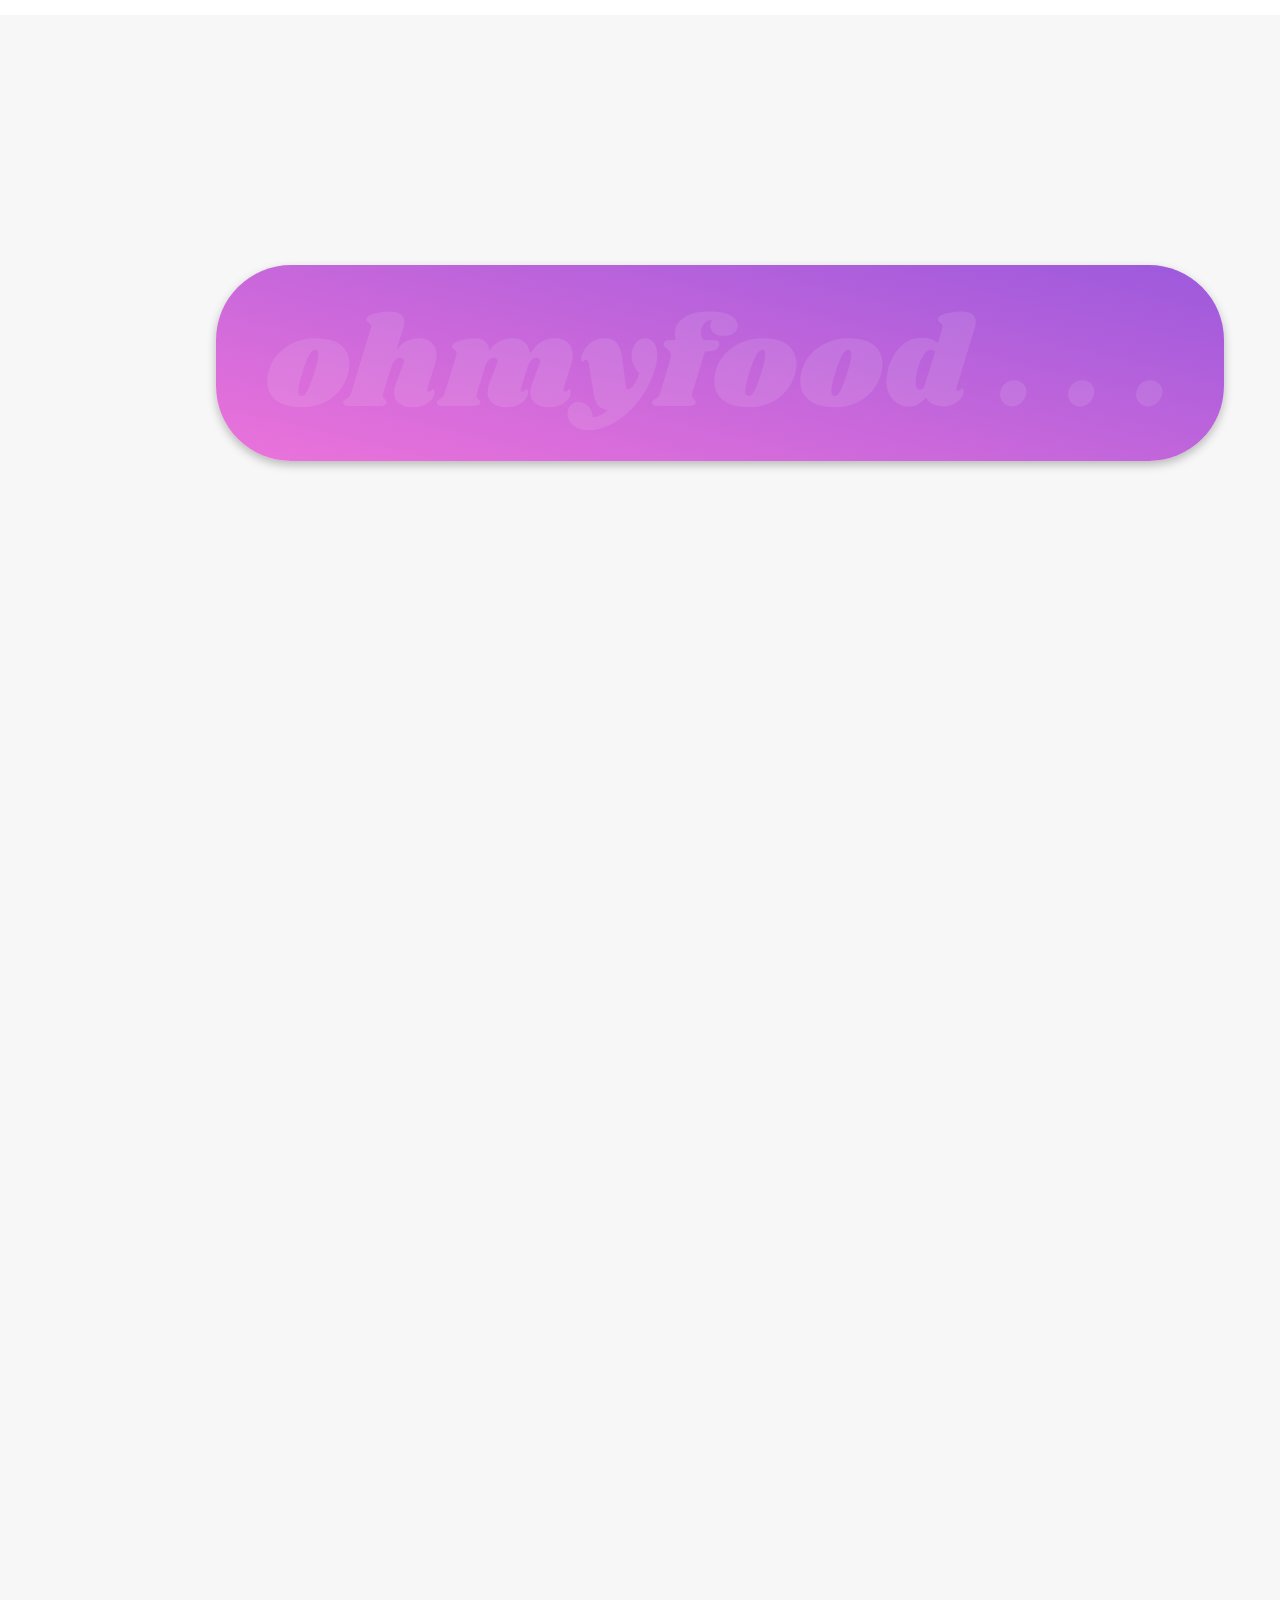
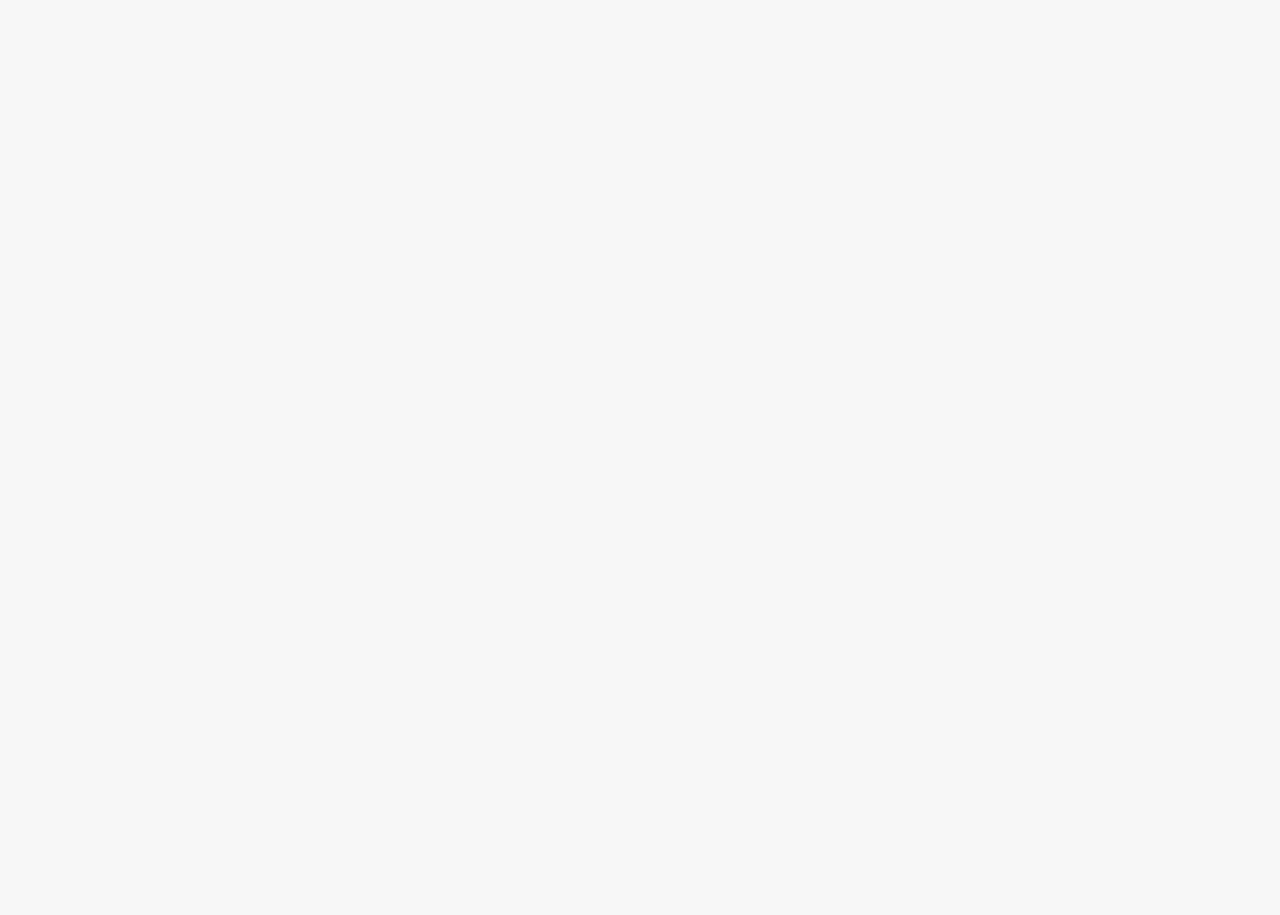
<file: index.html>
<!DOCTYPE html>
<html lang="fr">

<head>
    <meta charset="UTF-8">
    <meta name="viewport" content="width=device-width, initial-scale=1.0">
    <title>OhMyfood</title>
    <link rel="dns-prefetch" href="https://fonts.googleapis.com">
    <link rel="preconnect" href="https://fonts.gstatic.com" crossorigin>
    <link href="https://fonts.googleapis.com/css2?family=Roboto:wght@300;500;700&family=Shrikhand&display=swap"
        rel="stylesheet">
    <link rel="stylesheet" href="https://cdnjs.cloudflare.com/ajax/libs/font-awesome/6.2.1/css/all.min.css"
        integrity="sha512-MV7K8+y+gLIBoVD59lQIYicR65iaqukzvf/nwasF0nqhPay5w/9lJmVM2hMDcnK1OnMGCdVK+iQrJ7lzPJQd1w=="
        crossorigin="anonymous" referrerpolicy="no-referrer">
    <link rel="stylesheet" href="sass/styles.css">
</head>

<body>

    <div class="main-container">
        <div class="loader">
            <div class=load>
                <div class="load__logo">ohmyfood . . . </div>
            </div>
        </div>
        <header class="header">
            <div class="header__logo">
                <div class="title__logo"><img src="assets/images/logo/ohmyfood@2x.svg" alt="logo du site"></div>
            </div>
            <div class="header__location">
                <i class="fa-solid fa-location-dot"></i>
                <p>Paris, Belleville</p>
            </div>
        </header>
        <div class="main">
            <section class="explore">
                <h2 class="explore__title">Réservez le menu qui vous convient</h2>
                <p class="explore__subtitle">Découvrez des restaurants d'exception, sélectionnés par nos soins.</p>
                <button class="btn-rounded">Explorer nos restaurants</button>
            </section>
            <section class="operation">
                <div class="operation__bloc">
                    <h2 class="operation__title">Fonctionnement</h2>
                    <div class="cards__operation">
                        <div class="card__box">
                            <p class="number">1</p><button class="card__operation"><i
                                    class="fa-solid fa-mobile-screen-button"></i>Choisissez un restaurant</button>
                        </div>
                        <div class="card__box">
                            <p class="number">2</p><button class="card__operation"><i
                                    class="fa-solid fa-list-ul"></i>Composer
                                votre menu</button>
                        </div>
                        <div class="card__box">
                            <p class="number">3</p><button class="card__operation"><i
                                    class="fa-solid fa-store"></i>Dégustez
                                au
                                restaurant</button>
                        </div>
                    </div>
                </div>
            </section>
            <section class="restau">
                <h2 class="restau__title">Restaurants</h2>
                <div class="restau__cards">
                    <div class="restau__card">
                        <a href="restaurants/page1.html" rel="page 1 restaurant">
                            <div class="card__img-badge">
                                <div class="badge">Nouveau</div>
                                <img class="card__img"
                                    src="assets/images/restaurants/jay-wennington-N_Y88TWmGwA-unsplash.jpg"
                                    alt="photo d'une assiette">
                            </div>
                            <div class="card-text">
                                <div class="text">
                                    <h3>La palette du goût</h3>
                                    <p>Ménilmontant</p>
                                </div>
                                <i class="fa-regular fa-heart"></i>
                            </div>
                        </a>
                    </div>
                    <div class="restau__card">
                        <a href="restaurants/page2.html" rel="page 2 restaurant">
                            <div class="card__img-badge">
                                <div class="badge">Nouveau</div>
                                <img class="card__img" src="assets/images/restaurants/stil-u2Lp8tXIcjw-unsplash.jpg"
                                    alt="photo d'une assiette">
                            </div>
                            <div class="card-text">
                                <div class="text">
                                    <h3>La note enchantée</h3>
                                    <p>Charonne</p>
                                </div>
                                <i class="fa-regular fa-heart"></i>
                            </div>
                        </a>
                    </div>
                    <div class="restau__card">
                        <a href="restaurants/page3.html" rel="page 3 restaurant">
                            <div class="card__img-badge">
                                <img class="card__img"
                                    src="assets/images/restaurants/toa-heftiba-DQKerTsQwi0-unsplash.jpg"
                                    alt="photo d'une assiette">
                            </div>
                            <div class="card-text">
                                <div class="text">
                                    <h3>A la française</h3>
                                    <p>Cité Rouge</p>
                                </div>
                                <i class="fa-regular fa-heart"></i>
                            </div>
                        </a>
                    </div>
                    <div class="restau__card">
                        <a href="restaurants/page4.html" rel="page 4 restaurant">
                            <div class="card__img-badge">
                                <img class="card__img"
                                    src="assets/images/restaurants/louis-hansel-shotsoflouis-qNBGVyOCY8Q-unsplash.jpg"
                                    alt="photo d'une assiette">
                            </div>
                            <div class="card-text">
                                <div class="text">
                                    <h3>Le délice des sens</h3>
                                    <p>Folie-Méricourt</p>
                                </div>
                                <i class="fa-regular fa-heart"></i>
                            </div>
                        </a>
                    </div>
                </div>
            </section>
        </div>
        <footer class="footer">
            <div class="footer__info">
                <h2 class="footer__logo">ohmyfood</h2>
                <div class="footer__info__text">
                    <div class="info__text-logo">
                        <p><i class="fa-solid fa-utensils fa-sm"></i>
                            <a class="footer__link" href="#" target="_blank">Proposer un restaurant</a>
                        </p>
                        <p>
                            <i class="fa-solid fa-handshake-angle fa-sm"></i>
                            <a class="footer__link " href="#" target="_blank">Devenir partenaire</a>
                        </p>
                    </div>
                    <div class="info__text-nologo">
                        <p><a class="footer__link" href="#" target="_blank">Mentions
                                légales</a></p>
                        <p><a class="footer__link" href="mailto:hello.elo@monmail.com" target="_blank">Contact</a></p>
                    </div>
                </div>
            </div>
        </footer>
    </div>
</body>

</html>
</file>
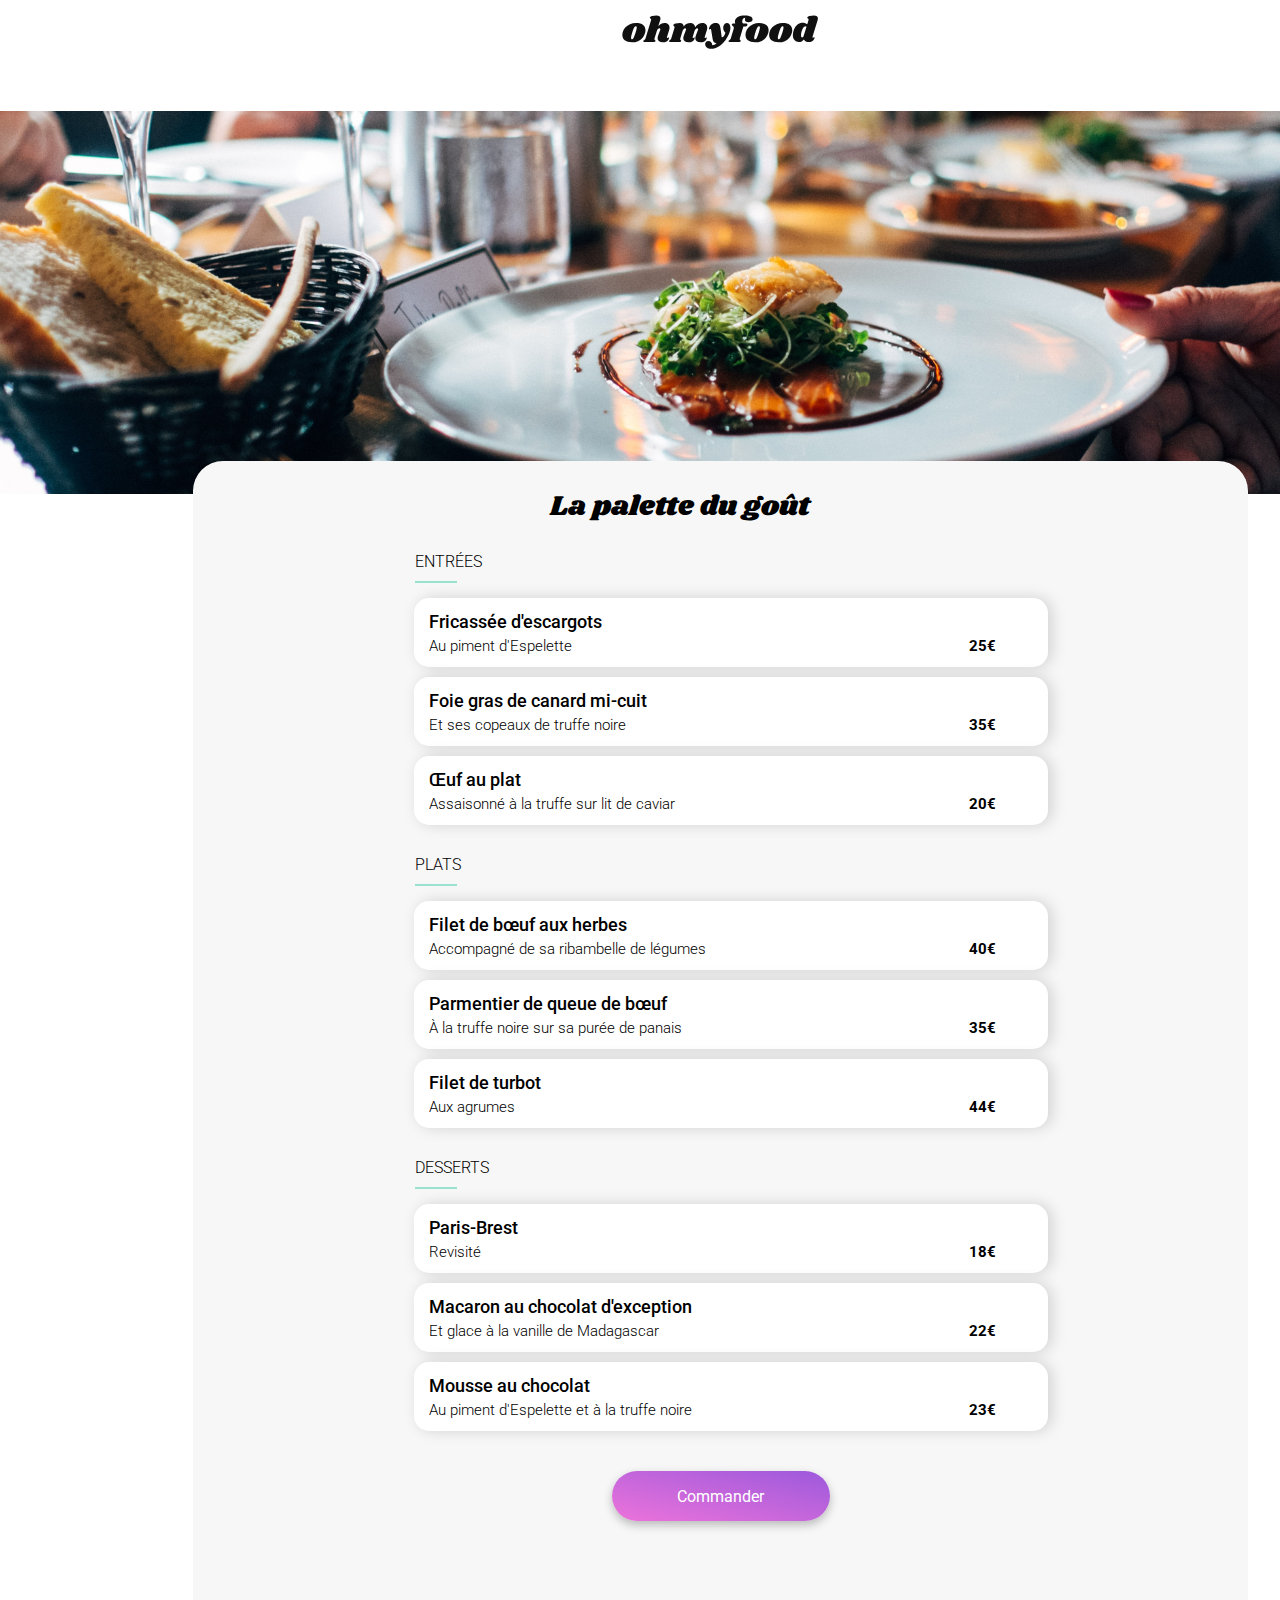
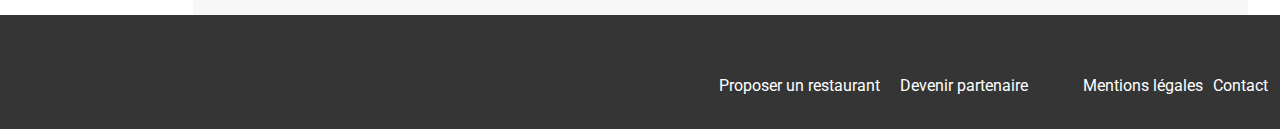
<file: restaurants/page1.html>
<!DOCTYPE html>
<html lang="fr">

<head>
    <meta charset="UTF-8">
    <meta name="viewport" content="width=device-width, initial-scale=1.0">
    <title>OhMyfood</title>
    <link rel="dns-prefetch" href="https://fonts.googleapis.com">
    <link rel="preconnect" href="https://fonts.gstatic.com" crossorigin>
    <link href="https://fonts.googleapis.com/css2?family=Roboto:wght@300;500;700&family=Shrikhand&display=swap"
        rel="stylesheet">
    <link rel="stylesheet" href="https://cdnjs.cloudflare.com/ajax/libs/font-awesome/6.2.1/css/all.min.css"
        integrity="sha512-MV7K8+y+gLIBoVD59lQIYicR65iaqukzvf/nwasF0nqhPay5w/9lJmVM2hMDcnK1OnMGCdVK+iQrJ7lzPJQd1w=="
        crossorigin="anonymous" referrerpolicy="no-referrer">
    <link rel="stylesheet" href="../sass/styles.css">
</head>

<body>
    <div class="main-container page__restaurant">
        <header class="header">
            <div class="go-back"><a href="../index.html"><i class="fa-solid fa-arrow-left"></i></a></div>
            <div class="header__logo">
                <div class="title__logo"><img src="../assets/images/logo/ohmyfood@2x.svg" alt="logo du site"></div>
            </div>
        </header>
        <div class="main">
            <div>
                <img class="img-restau" src="../assets/images/restaurants/jay-wennington-N_Y88TWmGwA-unsplash.jpg"
                    alt="photo d'une assiette">
            </div>
            <section class="menu">
                <div class="menu__header">
                    <h2 class="menu__title">La palette du goût</h2>
                    <i class="fa-regular fa-heart"></i>
                </div>

                <div class="menu__bloc">
                    <h3 class="menu__subtitle">Entrées</h3>
                    <div class="blue-line"></div>
                    <div class="menu__card">
                        <div class="menu__text">
                            <div class="dish">
                                <p class="dish__name">Fricassée d'escargots</p>
                                <p class="dish__description">Au piment d'Espelette</p>
                            </div>
                            <div class="dish__price">25€</div>
                        </div>
                        <div class="clic-zone"><i class="fa-regular fa-circle-check"></i></div>
                    </div>

                    <div class="menu__card">
                        <div class="menu__text">
                            <div class="dish">
                                <p class="dish__name">Foie gras de canard mi-cuit</p>
                                <p class="dish__description">Et ses copeaux de truffe noire</p>
                            </div>
                            <div class="dish__price">35€</div>
                        </div>

                        <div class="clic-zone"><i class="fa-regular fa-circle-check"></i></div>
                    </div>
                    <div class="menu__card">
                        <div class="menu__text">
                            <div class="dish">
                                <p class="dish__name">Œuf au plat</p>
                                <p class="dish__description">Assaisonné à la truffe sur lit de caviar</p>
                            </div>
                            <div class="dish__price">20€</div>
                        </div>
                        <div class="clic-zone"><i class="fa-regular fa-circle-check"></i></div>
                    </div>
                </div>
                <div class="menu__bloc menu__bloc--2">
                    <h3 class="menu__subtitle">Plats</h3>
                    <div class="blue-line"></div>
                    <div class="menu__card">
                        <div class="menu__text">
                            <div class="dish">
                                <p class="dish__name">Filet de bœuf aux herbes</p>
                                <p class="dish__description">Accompagné de sa ribambelle de légumes</p>
                            </div>
                            <div class="dish__price">40€</div>
                        </div>
                        <div class="clic-zone"><i class="fa-regular fa-circle-check"></i></div>
                    </div>
                    <div class="menu__card">
                        <div class="menu__text">
                            <div class="dish">
                                <p class="dish__name">Parmentier de queue de bœuf</p>
                                <p class="dish__description">À la truffe noire sur sa purée de panais</p>
                            </div>
                            <div class="dish__price">35€</div>
                        </div>
                        <div class="clic-zone"><i class="fa-regular fa-circle-check"></i></div>
                    </div>
                    <div class="menu__card">
                        <div class="menu__text">
                            <div class="dish">
                                <p class="dish__name">Filet de turbot</p>
                                <p class="dish__description">Aux agrumes</p>
                            </div>
                            <div class="dish__price">44€</div>
                        </div>
                        <div class="clic-zone"><i class="fa-regular fa-circle-check"></i></div>
                    </div>
                </div>
                <div class="menu__bloc menu__bloc--3">
                    <h3 class="menu__subtitle">Desserts</h3>
                    <div class="blue-line"></div>
                    <div class="menu__card">
                        <div class="menu__text">
                            <div class="dish">
                                <p class="dish__name">Paris-Brest</p>
                                <p class="dish__description">Revisité</p>
                            </div>
                            <div class="dish__price">18€</div>
                        </div>
                        <div class="clic-zone"><i class="fa-regular fa-circle-check"></i></div>
                    </div>
                    <div class="menu__card">
                        <div class="menu__text">
                            <div class="dish">
                                <p class="dish__name">Macaron au chocolat d'exception </p>
                                <p class="dish__description">Et glace à la vanille de Madagascar</p>
                            </div>
                            <div class="dish__price">22€</div>
                        </div>
                        <div class="clic-zone"><i class="fa-regular fa-circle-check"></i></div>
                    </div>
                    <div class="menu__card">
                        <div class="menu__text">
                            <div class="dish">
                                <p class="dish__name">Mousse au chocolat</p>
                                <p class="dish__description">Au piment d'Espelette et à la truffe noire</p>
                            </div>
                            <div class="dish__price">23€</div>
                        </div>
                        <div class="clic-zone"><i class="fa-regular fa-circle-check"></i></div>
                    </div>
                </div>
                <button class="btn-rounded">Commander</button>
            </section>
        </div>

    </div>
    <footer class="footer">
        <div class="footer__info">
            <h2 class="footer__logo">ohmyfood</h2>
            <div class="footer__info__text">
                <div class="info__text-logo">
                    <p><i class="fa-solid fa-utensils fa-sm"></i>
                        <a class="footer__link" href="#" target="_blank">Proposer un restaurant</a>
                    </p>
                    <p>
                        <i class="fa-solid fa-handshake-angle fa-sm"></i>
                        <a class="footer__link " href="#" target="_blank">Devenir partenaire</a>
                    </p>
                </div>
                <div class="info__text-nologo"><p><a class="footer__link" href="#" target="_blank">Mentions
                        légales</a></p>
                    <p><a class="footer__link" href="mailto:hello.elo@monmail.com" target="_blank">Contact</a></p>
                </div>
            </div>
        </div>
    </footer>
</body>

</html>
</file>
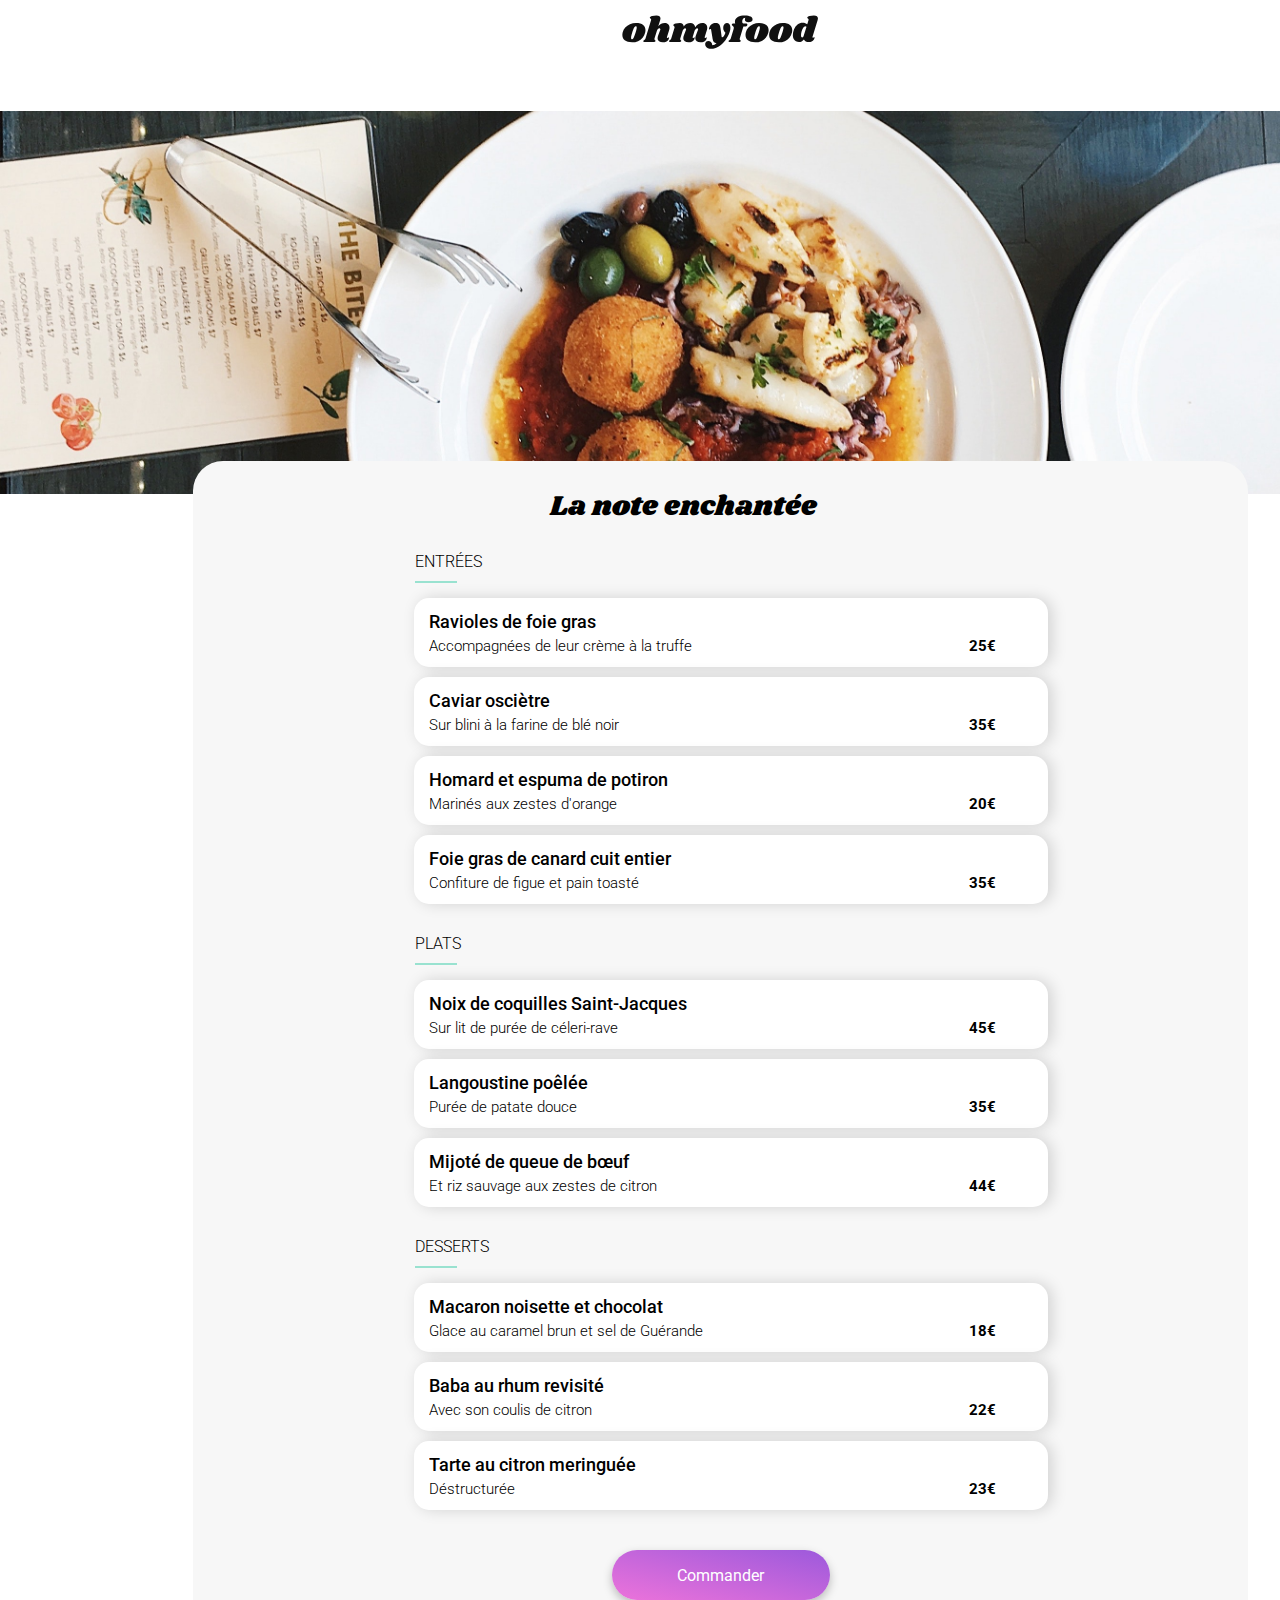
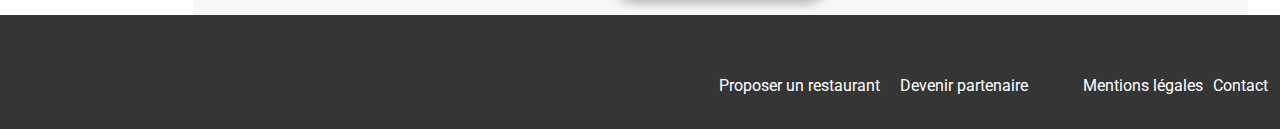
<file: restaurants/page2.html>
<!DOCTYPE html>
<html lang="fr">

<head>
    <meta charset="UTF-8">
    <meta name="viewport" content="width=device-width, initial-scale=1.0">
    <title>OhMyfood</title>
    <link rel="dns-prefetch" href="https://fonts.googleapis.com">
    <link rel="preconnect" href="https://fonts.gstatic.com" crossorigin>
    <link href="https://fonts.googleapis.com/css2?family=Roboto:wght@300;500;700&family=Shrikhand&display=swap"
        rel="stylesheet">
    <link rel="stylesheet" href="https://cdnjs.cloudflare.com/ajax/libs/font-awesome/6.2.1/css/all.min.css"
        integrity="sha512-MV7K8+y+gLIBoVD59lQIYicR65iaqukzvf/nwasF0nqhPay5w/9lJmVM2hMDcnK1OnMGCdVK+iQrJ7lzPJQd1w=="
        crossorigin="anonymous" referrerpolicy="no-referrer">
    <link rel="stylesheet" href="../sass/styles.css">
</head>

<body>
    <div class="main-container page__restaurant">
        <header class="header">
            <div class="go-back"><a href="../index.html"><i class="fa-solid fa-arrow-left"></i></a></div>
            <div class="header__logo">
                <div class="title__logo"><img src="../assets/images/logo/ohmyfood@2x.svg" alt="logo du site"></div>
            </div>
        </header>
        <div class="main">
            <div>
                <img class="img-restau" src="../assets/images/restaurants/stil-u2Lp8tXIcjw-unsplash.jpg"
                    alt="photo d'une assiette">
            </div>
            <section class="menu">
                <div class="menu__header">
                    <h2 class="menu__title">La note enchantée</h2>
                    <i class="fa-regular fa-heart"></i>
                </div>

                <div class="menu__bloc">
                    <h3 class="menu__subtitle">Entrées</h3>
                    <div class="blue-line"></div>
                    <div class="menu__card">
                        <div class="menu__text">
                            <div class="dish">
                                <p class="dish__name">Ravioles de foie gras</p>
                                <p class="dish__description">Accompagnées de leur crème à la truffe</p>
                            </div>
                            <div class="dish__price">25€</div>
                        </div>
                        <div class="clic-zone"><i class="fa-regular fa-circle-check"></i></div>
                    </div>
                    <div class="menu__card">
                        <div class="menu__text">
                            <div class="dish">
                                <p class="dish__name">Caviar osciètre</p>
                                <p class="dish__description">Sur blini à la farine de blé noir</p>
                            </div>
                            <div class="dish__price">35€</div>
                        </div>
                        <div class="clic-zone"><i class="fa-regular fa-circle-check"></i></div>
                    </div>
                    <div class="menu__card">
                        <div class="menu__text">
                            <div class="dish">
                                <p class="dish__name">Homard et espuma de potiron</p>
                                <p class="dish__description">Marinés aux zestes d'orange
                                </p>
                            </div>
                            <div class="dish__price">20€</div>
                        </div>
                        <div class="clic-zone"><i class="fa-regular fa-circle-check"></i></div>
                    </div>
                    <div class="menu__card">
                        <div class="menu__text">
                            <div class="dish">
                                <p class="dish__name">Foie gras de canard cuit entier</p>
                                <p class="dish__description">Confiture de figue et pain toasté</p>
                            </div>
                            <div class="dish__price">35€</div>
                        </div>
                        <div class="clic-zone"><i class="fa-regular fa-circle-check"></i></div>
                    </div>
                </div>
                <div class="menu__bloc menu__bloc--2">
                    <h3 class="menu__subtitle">Plats</h3>
                    <div class="blue-line"></div>
                    <div class="menu__card">
                        <div class="menu__text">
                            <div class="dish">
                                <p class="dish__name">Noix de coquilles Saint-Jacques</p>
                                <p class="dish__description">Sur lit de purée de céleri-rave</p>
                            </div>
                            <div class="dish__price">45€</div>
                        </div>
                        <div class="clic-zone"><i class="fa-regular fa-circle-check"></i></div>
                    </div>
                    <div class="menu__card">
                        <div class="menu__text">
                            <div class="dish">
                                <p class="dish__name">Langoustine poêlée</p>
                                <p class="dish__description">Purée de patate douce</p>
                            </div>
                            <div class="dish__price">35€</div>
                        </div>
                        <div class="clic-zone"><i class="fa-regular fa-circle-check"></i></div>
                    </div>
                    <div class="menu__card">
                        <div class="menu__text">
                            <div class="dish">
                                <p class="dish__name">Mijoté de queue de bœuf</p>
                                <p class="dish__description">Et riz sauvage aux zestes de citron</p>
                            </div>
                            <div class="dish__price">44€</div>
                        </div>
                        <div class="clic-zone"><i class="fa-regular fa-circle-check"></i></div>
                    </div>

                </div>

                <div class="menu__bloc menu__bloc--3">
                    <h3 class="menu__subtitle">Desserts</h3>
                    <div class="blue-line"></div>

                    <div class="menu__card">
                        <div class="menu__text">
                            <div class="dish">
                                <p class="dish__name">Macaron noisette et chocolat</p>
                                <p class="dish__description">Glace au caramel brun et sel de Guérande</p>
                            </div>
                            <div class="dish__price">18€</div>
                        </div>
                        <div class="clic-zone"><i class="fa-regular fa-circle-check"></i></div>
                    </div>

                    <div class="menu__card">
                        <div class="menu__text">
                            <div class="dish">
                                <p class="dish__name">Baba au rhum revisité</p>
                                <p class="dish__description">Avec son coulis de citron</p>
                            </div>
                            <div class="dish__price">22€</div>
                        </div>
                        <div class="clic-zone"><i class="fa-regular fa-circle-check"></i></div>
                    </div>
                    <div class="menu__card">
                        <div class="menu__text">
                            <div class="dish">
                                <p class="dish__name">Tarte au citron meringuée</p>
                                <p class="dish__description">Déstructurée</p>
                            </div>
                            <div class="dish__price">23€</div>
                        </div>
                        <div class="clic-zone"><i class="fa-regular fa-circle-check"></i></div>
                    </div>
                </div>
                <button class="btn-rounded">Commander</button>
            </section>
        </div>

    </div>
    <footer class="footer">
        <div class="footer__info">
            <h2 class="footer__logo">ohmyfood</h2>
            <div class="footer__info__text">
                <div class="info__text-logo">
                    <p><i class="fa-solid fa-utensils fa-sm"></i>
                        <a class="footer__link" href="#" target="_blank">Proposer un restaurant</a>
                    </p>
                    <p>
                        <i class="fa-solid fa-handshake-angle fa-sm"></i>
                        <a class="footer__link " href="#" target="_blank">Devenir partenaire</a>
                    </p>
                </div>
                <div class="info__text-nologo">
                    <p><a class="footer__link" href="#" target="_blank">Mentions
                            légales</a></p>
                    <p><a class="footer__link" href="mailto:hello.elo@monmail.com" target="_blank">Contact</a></p>
                </div>
            </div>
        </div>
    </footer>
</body>

</html>
</file>
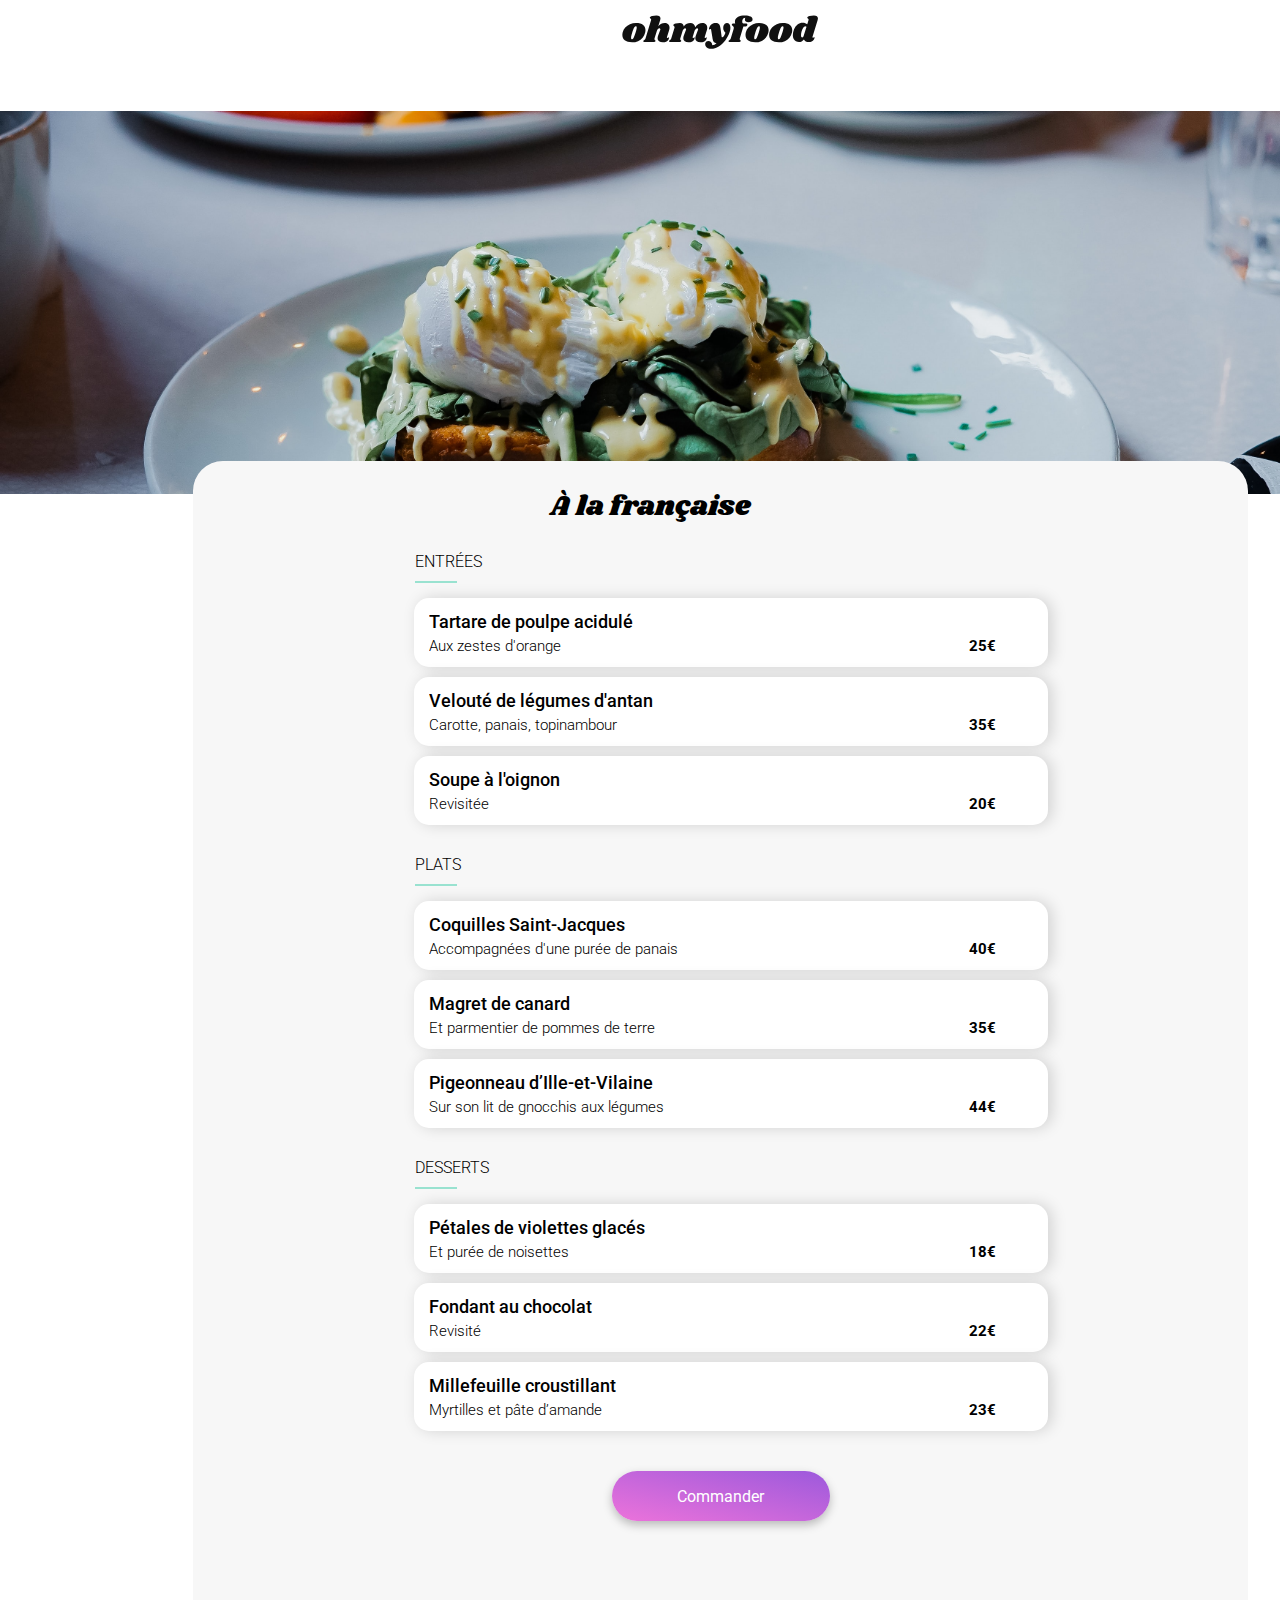
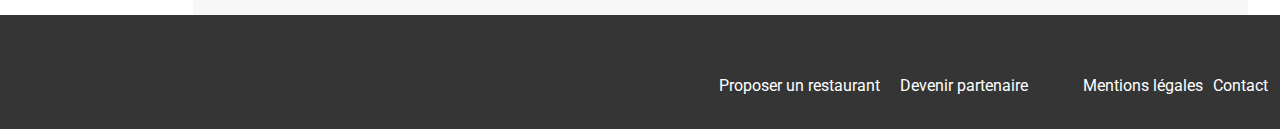
<file: restaurants/page3.html>
<!DOCTYPE html>
<html lang="fr">

<head>
    <meta charset="UTF-8">
    <meta name="viewport" content="width=device-width, initial-scale=1.0">
    <title>OhMyfood</title>
    <link rel="dns-prefetch" href="https://fonts.googleapis.com">
    <link rel="preconnect" href="https://fonts.gstatic.com" crossorigin>
    <link href="https://fonts.googleapis.com/css2?family=Roboto:wght@300;500;700&family=Shrikhand&display=swap"
        rel="stylesheet">
    <link rel="stylesheet" href="https://cdnjs.cloudflare.com/ajax/libs/font-awesome/6.2.1/css/all.min.css"
        integrity="sha512-MV7K8+y+gLIBoVD59lQIYicR65iaqukzvf/nwasF0nqhPay5w/9lJmVM2hMDcnK1OnMGCdVK+iQrJ7lzPJQd1w=="
        crossorigin="anonymous" referrerpolicy="no-referrer">
    <link rel="stylesheet" href="../sass/styles.css">
</head>

<body>
    <div class="main-container page__restaurant">
        <header class="header">
            <div class="go-back"><a href="../index.html"><i class="fa-solid fa-arrow-left"></i></a></div>
            <div class="header__logo">
                <div class="title__logo"><img src="../assets/images/logo/ohmyfood@2x.svg" alt="logo du site"></div>
            </div>
        </header>
        <div class="main">
            <div>
                <img class="img-restau" src="../assets/images/restaurants/toa-heftiba-DQKerTsQwi0-unsplash.jpg"
                    alt="photo d'une assiette">
            </div>
            <section class="menu">
                <div class="menu__header">
                    <h2 class="menu__title">À la française</h2>
                    <i class="fa-regular fa-heart"></i>
                </div>

                <div class="menu__bloc">
                    <h3 class="menu__subtitle">Entrées</h3>
                    <div class="blue-line"></div>
                    <div class="menu__card">
                        <div class="menu__text">
                            <div class="dish">
                                <p class="dish__name">Tartare de poulpe acidulé</p>
                                <p class="dish__description">Aux zestes d'orange</p>
                            </div>
                            <div class="dish__price">25€</div>
                        </div>
                        <div class="clic-zone"><i class="fa-regular fa-circle-check"></i></div>
                    </div>
                    <div class="menu__card">
                        <div class="menu__text">
                            <div class="dish">
                                <p class="dish__name">Velouté de légumes d'antan</p>
                                <p class="dish__description">Carotte, panais, topinambour</p>
                            </div>
                            <div class="dish__price">35€</div>
                        </div>
                        <div class="clic-zone"><i class="fa-regular fa-circle-check"></i></div>
                    </div>
                    <div class="menu__card">
                        <div class="menu__text">
                            <div class="dish">
                                <p class="dish__name">Soupe à l'oignon</p>
                                <p class="dish__description">Revisitée</p>
                            </div>
                            <div class="dish__price">20€</div>
                        </div>
                        <div class="clic-zone"><i class="fa-regular fa-circle-check"></i></div>
                    </div>
                </div>
                <div class="menu__bloc menu__bloc--2">
                    <h3 class="menu__subtitle">Plats</h3>
                    <div class="blue-line"></div>

                    <div class="menu__card">
                        <div class="menu__text">
                            <div class="dish">
                                <p class="dish__name">Coquilles Saint-Jacques</p>
                                <p class="dish__description">Accompagnées d'une purée de panais</p>
                            </div>
                            <div class="dish__price">40€</div>
                        </div>
                        <div class="clic-zone"><i class="fa-regular fa-circle-check"></i></div>
                    </div>
                    <div class="menu__card">
                        <div class="menu__text">
                            <div class="dish">
                                <p class="dish__name">Magret de canard</p>
                                <p class="dish__description">Et parmentier de pommes de terre</p>
                            </div>
                            <div class="dish__price">35€</div>
                        </div>
                        <div class="clic-zone"><i class="fa-regular fa-circle-check"></i></div>
                    </div>
                    <div class="menu__card">
                        <div class="menu__text">
                            <div class="dish">
                                <p class="dish__name">Pigeonneau d’Ille-et-Vilaine</p>
                                <p class="dish__description">Sur son lit de gnocchis aux légumes</p>
                            </div>
                            <div class="dish__price">44€</div>
                        </div>
                        <div class="clic-zone"><i class="fa-regular fa-circle-check"></i></div>
                    </div>
                </div>
                <div class="menu__bloc menu__bloc--3">
                    <h3 class="menu__subtitle">Desserts</h3>
                    <div class="blue-line"></div>
                    <div class="menu__card">
                        <div class="menu__text">
                            <div class="dish">
                                <p class="dish__name">Pétales de violettes glacés</p>
                                <p class="dish__description">Et purée de noisettes</p>
                            </div>
                            <div class="dish__price">18€</div>
                        </div>
                        <div class="clic-zone"><i class="fa-regular fa-circle-check"></i></div>
                    </div>
                    <div class="menu__card">
                        <div class="menu__text">
                            <div class="dish">
                                <p class="dish__name">Fondant au chocolat</p>
                                <p class="dish__description">Revisité</p>
                            </div>
                            <div class="dish__price">22€</div>
                        </div>
                        <div class="clic-zone"><i class="fa-regular fa-circle-check"></i></div>
                    </div>
                    <div class="menu__card">
                        <div class="menu__text">
                            <div class="dish">
                                <p class="dish__name">Millefeuille croustillant </p>
                                <p class="dish__description">Myrtilles et pâte d’amande</p>
                            </div>
                            <div class="dish__price">23€</div>
                        </div>
                        <div class="clic-zone"><i class="fa-regular fa-circle-check"></i></div>
                    </div>
                </div>
                <button class="btn-rounded">Commander</button>
            </section>
        </div>

    </div>
    <footer class="footer">
        <div class="footer__info">
            <h2 class="footer__logo">ohmyfood</h2>
            <div class="footer__info__text">
                <div class="info__text-logo">
                    <p><i class="fa-solid fa-utensils fa-sm"></i>
                        <a class="footer__link" href="#" target="_blank">Proposer un restaurant</a>
                    </p>
                    <p>
                        <i class="fa-solid fa-handshake-angle fa-sm"></i>
                        <a class="footer__link " href="#" target="_blank">Devenir partenaire</a>
                    </p>
                </div>
                <div class="info__text-nologo">
                    <p><a class="footer__link" href="#" target="_blank">Mentions
                            légales</a></p>
                    <p><a class="footer__link" href="mailto:hello.elo@monmail.com" target="_blank">Contact</a></p>
                </div>
            </div>
        </div>
    </footer>
</body>

</html>
</file>
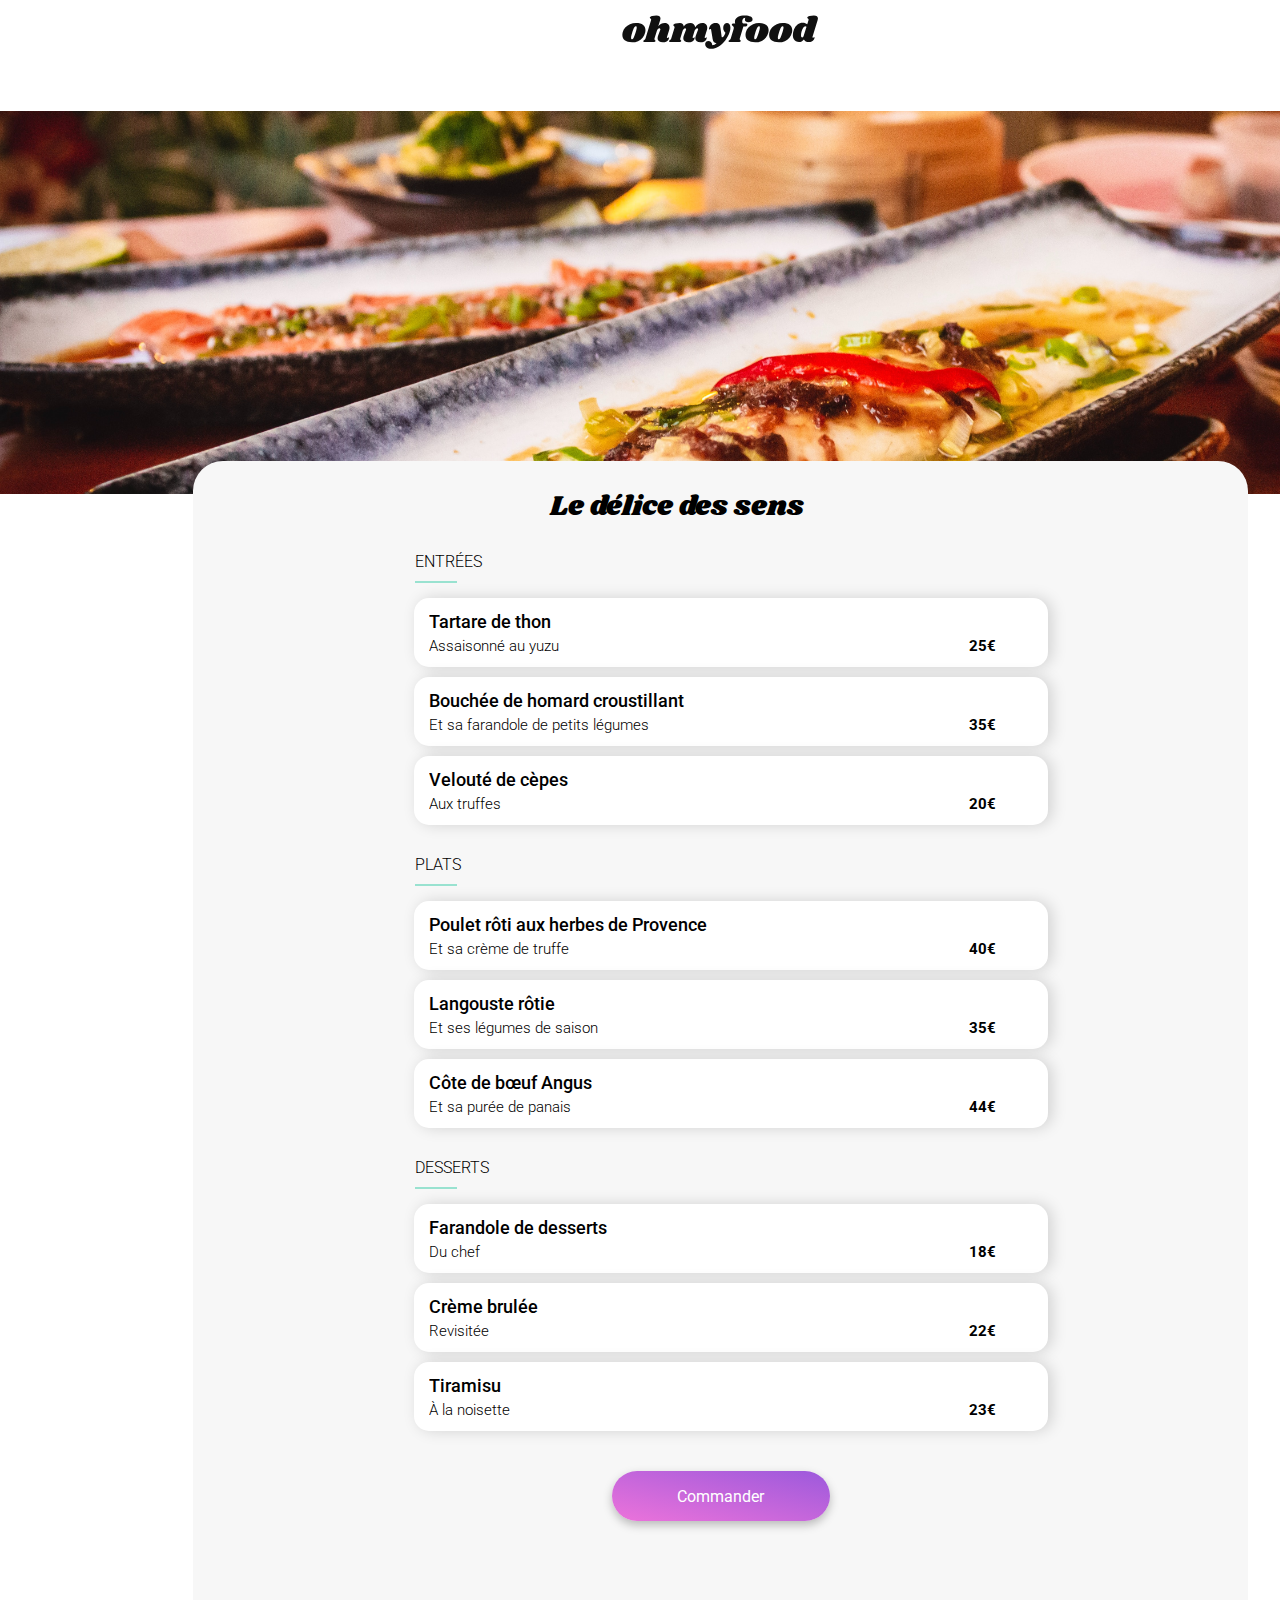
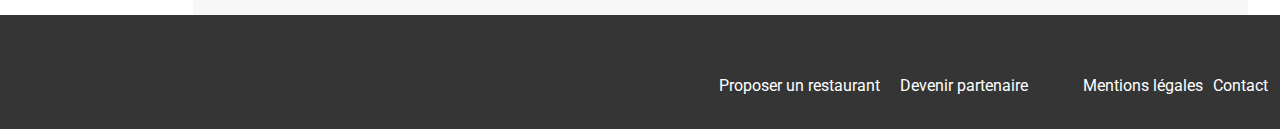
<file: restaurants/page4.html>
<!DOCTYPE html>
<html lang="fr">

<head>
    <meta charset="UTF-8">
    <meta name="viewport" content="width=device-width, initial-scale=1.0">
    <title>OhMyfood</title>
    <link rel="dns-prefetch" href="https://fonts.googleapis.com">
    <link rel="preconnect" href="https://fonts.gstatic.com" crossorigin>
    <link href="https://fonts.googleapis.com/css2?family=Roboto:wght@300;500;700&family=Shrikhand&display=swap"
        rel="stylesheet">
    <link rel="stylesheet" href="https://cdnjs.cloudflare.com/ajax/libs/font-awesome/6.2.1/css/all.min.css"
        integrity="sha512-MV7K8+y+gLIBoVD59lQIYicR65iaqukzvf/nwasF0nqhPay5w/9lJmVM2hMDcnK1OnMGCdVK+iQrJ7lzPJQd1w=="
        crossorigin="anonymous" referrerpolicy="no-referrer">
    <link rel="stylesheet" href="../sass/styles.css">
</head>

<body>
    <div class="main-container page__restaurant">
        <header class="header">
            <div class="go-back"><a href="../index.html"><i class="fa-solid fa-arrow-left"></i></a></div>
            <div class="header__logo">
                <div class="title__logo"><img src="../assets/images/logo/ohmyfood@2x.svg" alt="logo du site"></div>
            </div>
        </header>
        <div class="main">
            <div>
                <img class="img-restau"
                    src="../assets/images/restaurants/louis-hansel-shotsoflouis-qNBGVyOCY8Q-unsplash.jpg"
                    alt="photo d'une assiette">
            </div>
            <section class="menu">
                <div class="menu__header">
                    <h2 class="menu__title">Le délice des sens</h2>
                    <i class="fa-regular fa-heart"></i>
                </div>
                <div class="menu__bloc">
                    <h3 class="menu__subtitle">Entrées</h3>
                    <div class="blue-line"></div>
                    <div class="menu__card">
                        <div class="menu__text">
                            <div class="dish">
                                <p class="dish__name">Tartare de thon</p>
                                <p class="dish__description">Assaisonné au yuzu</p>
                            </div>
                            <div class="dish__price">25€</div>
                        </div>
                        <div class="clic-zone"><i class="fa-regular fa-circle-check"></i></div>
                    </div>
                    <div class="menu__card">
                        <div class="menu__text">
                            <div class="dish">
                                <p class="dish__name">Bouchée de homard croustillant</p>
                                <p class="dish__description">Et sa farandole de petits légumes</p>
                            </div>
                            <div class="dish__price">35€</div>
                        </div>
                        <div class="clic-zone"><i class="fa-regular fa-circle-check"></i></div>
                    </div>
                    <div class="menu__card">
                        <div class="menu__text">
                            <div class="dish">
                                <p class="dish__name">Velouté de cèpes</p>
                                <p class="dish__description">Aux truffes</p>
                            </div>
                            <div class="dish__price">20€</div>
                        </div>
                        <div class="clic-zone"><i class="fa-regular fa-circle-check"></i></div>
                    </div>
                </div>
                <div class="menu__bloc menu__bloc--2">
                    <h3 class="menu__subtitle">Plats</h3>
                    <div class="blue-line"></div>
                    <div class="menu__card">
                        <div class="menu__text">
                            <div class="dish">
                                <p class="dish__name">Poulet rôti aux herbes de Provence</p>
                                <p class="dish__description">Et sa crème de truffe</p>
                            </div>
                            <div class="dish__price">40€</div>
                        </div>
                        <div class="clic-zone"><i class="fa-regular fa-circle-check"></i></div>
                    </div>
                    <div class="menu__card">
                        <div class="menu__text">
                            <div class="dish">
                                <p class="dish__name">Langouste rôtie</p>
                                <p class="dish__description">Et ses légumes de saison</p>
                            </div>
                            <div class="dish__price">35€</div>
                        </div>
                        <div class="clic-zone"><i class="fa-regular fa-circle-check"></i></div>
                    </div>
                    <div class="menu__card">
                        <div class="menu__text">
                            <div class="dish">
                                <p class="dish__name">Côte de bœuf Angus</p>
                                <p class="dish__description">Et sa purée de panais</p>
                            </div>
                            <div class="dish__price">44€</div>
                        </div>
                        <div class="clic-zone"><i class="fa-regular fa-circle-check"></i></div>
                    </div>
                </div>
                <div class="menu__bloc menu__bloc--3">
                    <h3 class="menu__subtitle">Desserts</h3>
                    <div class="blue-line"></div>
                    <div class="menu__card">
                        <div class="menu__text">
                            <div class="dish">
                                <p class="dish__name">Farandole de desserts</p>
                                <p class="dish__description">Du chef</p>
                            </div>
                            <div class="dish__price">18€</div>
                        </div>
                        <div class="clic-zone"><i class="fa-regular fa-circle-check"></i></div>
                    </div>
                    <div class="menu__card">
                        <div class="menu__text">
                            <div class="dish">
                                <p class="dish__name">Crème brulée</p>
                                <p class="dish__description">Revisitée</p>
                            </div>
                            <div class="dish__price">22€</div>
                        </div>
                        <div class="clic-zone"><i class="fa-regular fa-circle-check"></i></div>
                    </div>
                    <div class="menu__card">
                        <div class="menu__text">
                            <div class="dish">
                                <p class="dish__name">Tiramisu</p>
                                <p class="dish__description">À la noisette</p>
                            </div>
                            <div class="dish__price">23€</div>
                        </div>
                        <div class="clic-zone"><i class="fa-regular fa-circle-check"></i></div>
                    </div>
                </div>
                <button class="btn-rounded">Commander</button>
            </section>
        </div>

    </div>
    <footer class="footer">
        <div class="footer__info">
            <h2 class="footer__logo">ohmyfood</h2>
            <div class="footer__info__text">
                <div class="info__text-logo">
                    <p><i class="fa-solid fa-utensils fa-sm"></i>
                        <a class="footer__link" href="#" target="_blank">Proposer un restaurant</a>
                    </p>
                    <p>
                        <i class="fa-solid fa-handshake-angle fa-sm"></i>
                        <a class="footer__link " href="#" target="_blank">Devenir partenaire</a>
                    </p>
                </div>
                <div class="info__text-nologo">
                    <p><a class="footer__link" href="#" target="_blank">Mentions
                            légales</a></p>
                    <p><a class="footer__link" href="mailto:hello.elo@monmail.com" target="_blank">Contact</a></p>
                </div>
            </div>
        </div>
    </footer>


</body>

</html>
</file>
<file: sass/styles.css>
@keyframes animload {
  0% {
    transform: translateX(0);
  }
  100% {
    transform: translateX(-9999px);
  }
}
@keyframes animload__logo {
  0% {
    opacity: 0;
    transform: scaleY(0.01);
  }
  25% {
    opacity: 0.2;
  }
  100% {
    opacity: 1;
    transform: scaleY(1);
  }
}
@keyframes bloc-display {
  0% {
    transform: scaleY(0.4);
    transform-origin: 100% 0%;
    opacity: 0;
  }
  100% {
    transform: scaleY(1);
    transform-origin: 100% 0%;
  }
}
/******Mobile homepage*********/
body {
  margin: 0;
}

/***Loader***/
.loader {
  position: absolute;
  width: 100%;
  display: flex;
  justify-content: center;
  height: 2500px;
  z-index: 1;
  background: #F7F7F7;
  animation: animload 2000ms 5700ms ease-in-out forwards;
}

.load {
  background: linear-gradient(193.33deg, #9356DC -11.44%, #FF79DA 123.93%);
  box-shadow: 0px 4px 10px 0px rgba(0, 0, 0, 0.2509803922);
  width: 70%;
  border-radius: 75px;
  position: absolute;
  top: 10%;
  display: flex;
  justify-content: center;
  margin: auto;
}
.load__logo {
  opacity: 0.1;
  letter-spacing: 2px;
  color: #FFF;
  font-family: "Shrikhand", cursive;
  font-size: 2em;
  margin-top: 10px;
  box-sizing: border-box;
  animation: animload__logo 2s 50ms ease-in 3 alternate;
}

* {
  font-family: "Roboto", sans-serif;
  margin: 0;
}

/****** Icons ******/
.fa-heart {
  font-size: x-large;
}

.fa-mobile-screen-button,
.fa-list-ul {
  color: #7E7E7E;
  font-size: x-large;
}

.fa-store {
  color: #9356DC;
  font-size: large;
}

.main-container {
  background-color: #FFF;
  width: 375px;
  margin: auto;
  position: relative;
  height: 1450px;
}

.header {
  width: 100%;
  position: relative;
}

.go-back {
  position: absolute;
  left: 3%;
  right: 22.67%;
  top: 23.33%;
  bottom: 23.33%;
}
.go-back a {
  text-decoration: none;
  color: #353535;
}

.heading {
  height: 63px;
  box-shadow: 0px 2px 4px 0px rgba(0, 0, 0, 0.1490196078);
}

.title__logo {
  display: flex;
  justify-content: center;
  margin-top: 15px;
}

.header__location {
  background-color: #EAEAEA;
  display: flex;
  flex-direction: row;
  justify-content: center;
  align-items: center;
  height: 50px;
}

.fa-location-dot {
  margin-right: 20px;
}

.fa-heart {
  display: flex;
  transition: transform 450ms, background-color 300ms 150ms;
}
.fa-heart:hover {
  font-weight: 800;
  opacity: 1;
  background: linear-gradient(#FF79DA, #9356DC);
  background-clip: text;
  -webkit-background-clip: text;
  color: transparent;
  transition: all 400ms;
}

.explore {
  background-color: #F3F3F3;
  height: 200px;
  display: flex;
  flex-direction: column;
  align-items: center;
  justify-content: space-around;
  padding: 50px;
}

.explore__title {
  width: 275px;
  height: 68px;
  text-align: center;
}

.explore__subtitle {
  width: 315px;
  height: 46px;
  text-align: center;
  font-size: 18px;
}

.btn-rounded {
  width: 218px;
  height: 50px;
  border-radius: 25px;
  background: linear-gradient(193.33deg, #9356DC -11.44%, #FF79DA 123.93%);
  color: white;
  border: none;
  margin-top: 25px;
  box-shadow: 0px 4px 10px 0px rgba(0, 0, 0, 0.2509803922);
  text-decoration: none;
  display: inline-block;
  cursor: pointer;
  font-size: 16px;
}
.btn-rounded:hover {
  opacity: 0.8;
  transition: opacity 250ms;
  box-shadow: 0px 6px 10px 0px rgba(0, 0, 0, 0.3137254902);
}

.operation {
  background-color: #FFF;
}

.operation__title {
  padding: 50px 20px 25px;
  font-size: 24px;
}

.cards__operation {
  display: flex;
  flex-direction: column;
  align-items: center;
}

.card__box {
  position: relative;
}

.card__operation {
  width: 323px;
  height: 72px;
  border-radius: 20px;
  background-color: #F6F6F6;
  color: black;
  border: none;
  box-shadow: 4px 0px 15px 0px rgba(0, 0, 0, 0.15);
  text-decoration: none;
  display: inline-block;
  margin-bottom: 25px;
  font-size: 16px;
  display: flex;
  justify-content: space-evenly;
  align-items: center;
}

.number {
  position: absolute;
  top: 23px;
  left: -10px;
  width: 24px;
  height: 24px;
  display: flex;
  align-items: center;
  justify-content: center;
  color: white;
  background-color: #9356DC;
  border-radius: 15px;
}

.restau {
  background-color: #F7F7F7;
}

.restau__title {
  padding: 50px 20px 25px;
}

.restau__cards {
  background-color: #F7F7F7;
  display: flex;
  flex-direction: column;
  width: auto;
  margin: auto;
  align-items: center;
}

.section__title {
  margin: 0 20px 30px;
}

.restau__card {
  width: 90%;
  height: 251px;
  background-color: #FFF;
  display: flex;
  flex-direction: column;
  margin: 0 20px;
  border-radius: 15px;
  margin-bottom: 10px;
}
.restau__card > a {
  text-decoration: none;
  color: black;
}

.card__img-badge {
  background-color: transparent;
  width: 100%;
  position: relative;
}

.badge {
  position: absolute;
  right: 10px;
  top: 10px;
  background-color: #99E2D0;
  color: #008766;
  border-radius: 2px;
  padding: 5px 10px;
}

.card__img {
  -o-object-fit: cover;
     object-fit: cover;
  width: 100%;
  border-radius: 15px 15PX 0 0;
  height: 174px;
}

.card-text {
  height: 77px;
  display: flex;
  padding: 15px 30px 15px 15px;
  flex-direction: row;
  justify-content: space-between;
}

.text {
  display: flex;
  flex-direction: column;
  gap: 5px;
}

.footer {
  background-color: #353535;
  color: #FFF;
  position: relative;
  box-sizing: border-box;
  padding: 25px;
  margin: auto;
  width: 375px;
}

.footer__info {
  display: flex;
  flex-direction: column;
}

.footer__logo {
  font-family: Shrikhand;
  font-size: 18px;
  font-style: italic;
  font-weight: 400;
  line-height: 26px;
  letter-spacing: 0em;
  text-align: left;
  color: #FFF;
  width: 138px;
  height: 27px;
}

.footer__info__text {
  font-family: Roboto;
  display: flex;
  flex-direction: column;
  font-size: 16px;
  font-weight: 400;
  line-height: 19px;
  letter-spacing: 0em;
  text-align: left;
}

.info__text-logo {
  display: flex;
  flex-direction: column;
}

.footer__link {
  text-decoration: none;
  color: #FFF;
  font-weight: 400;
  font-size: 16px;
}

.fa-sm {
  width: 12px;
  height: 11px;
  margin-right: 10px;
}

/*********page restaurant*************/
.page__restaurant {
  position: relative;
}

.img-restau {
  width: 100%;
  -o-object-fit: cover;
     object-fit: cover;
  height: 275px;
}

.menu {
  display: flex;
  flex-direction: column;
  align-items: center;
  background-color: #F7F7F7;
  border-radius: 30px 30px 0 0;
  position: absolute;
  width: 375px;
  height: 1243px;
  left: calc(50% - 187.5px);
  top: 285px;
}

.menu__header {
  display: flex;
  flex-direction: row;
  padding: 25px;
  width: 341px;
  justify-content: flex-start;
  align-items: center;
}

.menu__title {
  font-family: "Shrikhand";
  font-weight: 400;
  font-size: 28px;
  margin-right: 35px;
  line-height: 41px;
}

.menu__bloc {
  display: flex;
  flex-direction: column;
  align-items: flex-start;
  width: 375px;
  margin-bottom: 20px;
  background-color: #F7F7F7;
  animation: bloc-display 1110.63ms cubic-bezier(0.32, 0, 0.67, 0) 150ms 1 normal backwards;
}

.menu__bloc--2 {
  animation-delay: 1244.023343081ms;
}

.menu__bloc--3 {
  animation-delay: 2244.0228170321ms;
}

.menu__subtitle {
  font-family: "Roboto";
  font-style: normal;
  font-weight: 300;
  font-size: 16px;
  line-height: 19px;
  text-transform: uppercase;
  margin-left: 11px;
}

.blue-line {
  border: 1px solid #99E2D0;
  width: 40px;
  margin: 10px 0 15px;
  margin-left: 11px;
}

.menu__card {
  height: 69px;
  width: 95%;
  border-radius: 15px;
  background-color: #FFF;
  color: black;
  border: none;
  box-shadow: 4px 0px 15px 0px rgba(0, 0, 0, 0.15);
  cursor: pointer;
  margin: 0 10px 10px;
  font-size: 16px;
  display: flex;
  flex-direction: row;
  justify-content: space-between;
  align-items: center;
  padding: 0;
}

.menu__text {
  display: flex;
  flex-direction: row;
  width: 96%;
  justify-content: space-around;
  align-items: flex-end;
}

.dish {
  display: flex;
  flex-direction: column;
  width: 82%;
}

.dish__name {
  font-family: Roboto;
  font-size: 18px;
  font-weight: 500;
  line-height: 21px;
  margin-bottom: 5px;
  letter-spacing: 0em;
  text-align: left;
  overflow: hidden;
  text-overflow: ellipsis;
  white-space: nowrap;
}

.dish__description {
  font-family: Roboto;
  font-size: 15px;
  font-weight: 300;
  line-height: 18px;
  letter-spacing: 0em;
  text-align: left;
  overflow: hidden;
  text-overflow: ellipsis;
  white-space: nowrap;
}

.dish__price {
  font-family: Roboto;
  font-size: 15px;
  font-weight: 700;
  line-height: 18px;
  width: 8%;
  height: 18px;
  letter-spacing: 0em;
  text-align: center;
}

.clic-zone {
  width: 0.1px;
  display: flex;
  justify-content: center;
  align-items: center;
  height: 100%;
  padding: 0;
  opacity: 0;
  background-color: #99E2D0;
  color: #FFF;
  border-radius: 0 15px 15px 0;
  transition-timing-function: cubic-bezier(0.17, 0.57, 0.85, 0.79);
}

.menu__card:hover > .clic-zone {
  width: 70px;
  transform: translate(0);
  opacity: 1;
  transition: all 400ms;
}

/*****@medias queries*******/
@media screen and (min-width: 768px) {
  .main-container {
    width: 768px;
  }
  .load__logo {
    font-size: 4em;
  }
  .explore__title,
  .explore__subtitle {
    width: auto;
  }
  .operation {
    display: flex;
    flex-direction: column;
    justify-content: center;
  }
  .operation__bloc {
    display: flex;
    flex-direction: column;
    justify-content: center;
  }
  .operation__title {
    padding: 50px 0px;
    margin: auto;
  }
  .card__operation {
    width: 400px;
  }
  .restau {
    display: flex;
    flex-direction: column;
    justify-content: center;
  }
  .restau__title {
    margin: auto;
    padding: 50px 0px;
  }
  .restau__cards {
    width: 100%;
  }
  .restau__card {
    margin: auto;
    width: 70%;
    margin-bottom: 20px;
  }
  .footer {
    width: 768px;
    height: 114px;
    padding: 30px 20px;
    display: flex;
    flex-direction: row;
    justify-content: flex-end;
    align-items: flex-end;
  }
  .footer__info {
    flex-direction: row;
    width: 718px;
    align-items: center;
  }
  .footer__logo {
    order: 2;
    text-align: right;
  }
  .footer__info__text {
    order: 1;
    display: flex;
    flex-direction: row;
    width: 661px;
    justify-content: space-around;
  }
  .info__text-logo {
    flex-direction: row;
  }
  .info__text-nologo {
    display: flex;
    flex-direction: row;
  }
  .footer__link {
    margin-right: 10px;
  }
  .menu {
    left: calc(50% - 382.5px);
    width: 768px;
  }
  .menu__bloc {
    width: 505px;
  }
  .menu__card {
    width: 500px;
  }
  .btn-rounded {
    margin-top: 10px;
  }
}
@media screen and (min-width: 1024px) {
  .load__logo {
    font-size: 8em;
  }
  .main-container {
    width: 1440px;
    height: 1600px;
  }
  .header__logo {
    height: 96px;
  }
  .main {
    position: relative;
  }
  .explore__title {
    font-size: 40px;
  }
  .operation {
    padding-left: 190px;
  }
  .operation__title {
    padding: 50px 15px 25px;
    width: 85%;
    margin: 0;
  }
  .cards__operation {
    flex-direction: row;
    justify-content: space-around;
    width: 85%;
  }
  .card__operation {
    width: 323px;
    justify-content: center;
  }
  .fa-mobile-screen-button,
  .fa-list-ul,
  .fa-store {
    margin-right: 20px;
  }
  .restau__title {
    padding: 50px 207px 25px;
    margin: 0;
  }
  .restau__cards {
    flex-direction: row;
    flex-wrap: wrap;
    width: 1080px;
    padding: 0;
    margin: auto;
    justify-content: space-between;
  }
  .restau__card {
    width: 45%;
    margin-bottom: 40px;
  }
  /****************pages restaurants******/
  .img-restau {
    height: 383px;
    -o-object-fit: cover;
       object-fit: cover;
  }
  .menu {
    width: 1055px;
    margin: auto;
    height: 1221px;
    left: 193px;
    top: 350px;
  }
  .menu__bloc {
    width: 634px;
  }
  .menu__card {
    width: 634px;
  }
  .menu__text:hover + .clic-zone {
    width: 15%;
  }
  .footer {
    width: 1440px;
    margin: auto;
    height: 114px;
    padding: 30px 25px;
    gap: 16px;
  }
  .info__text-logo {
    margin-right: 20px;
  }
}/*# sourceMappingURL=styles.css.map */
</file>
